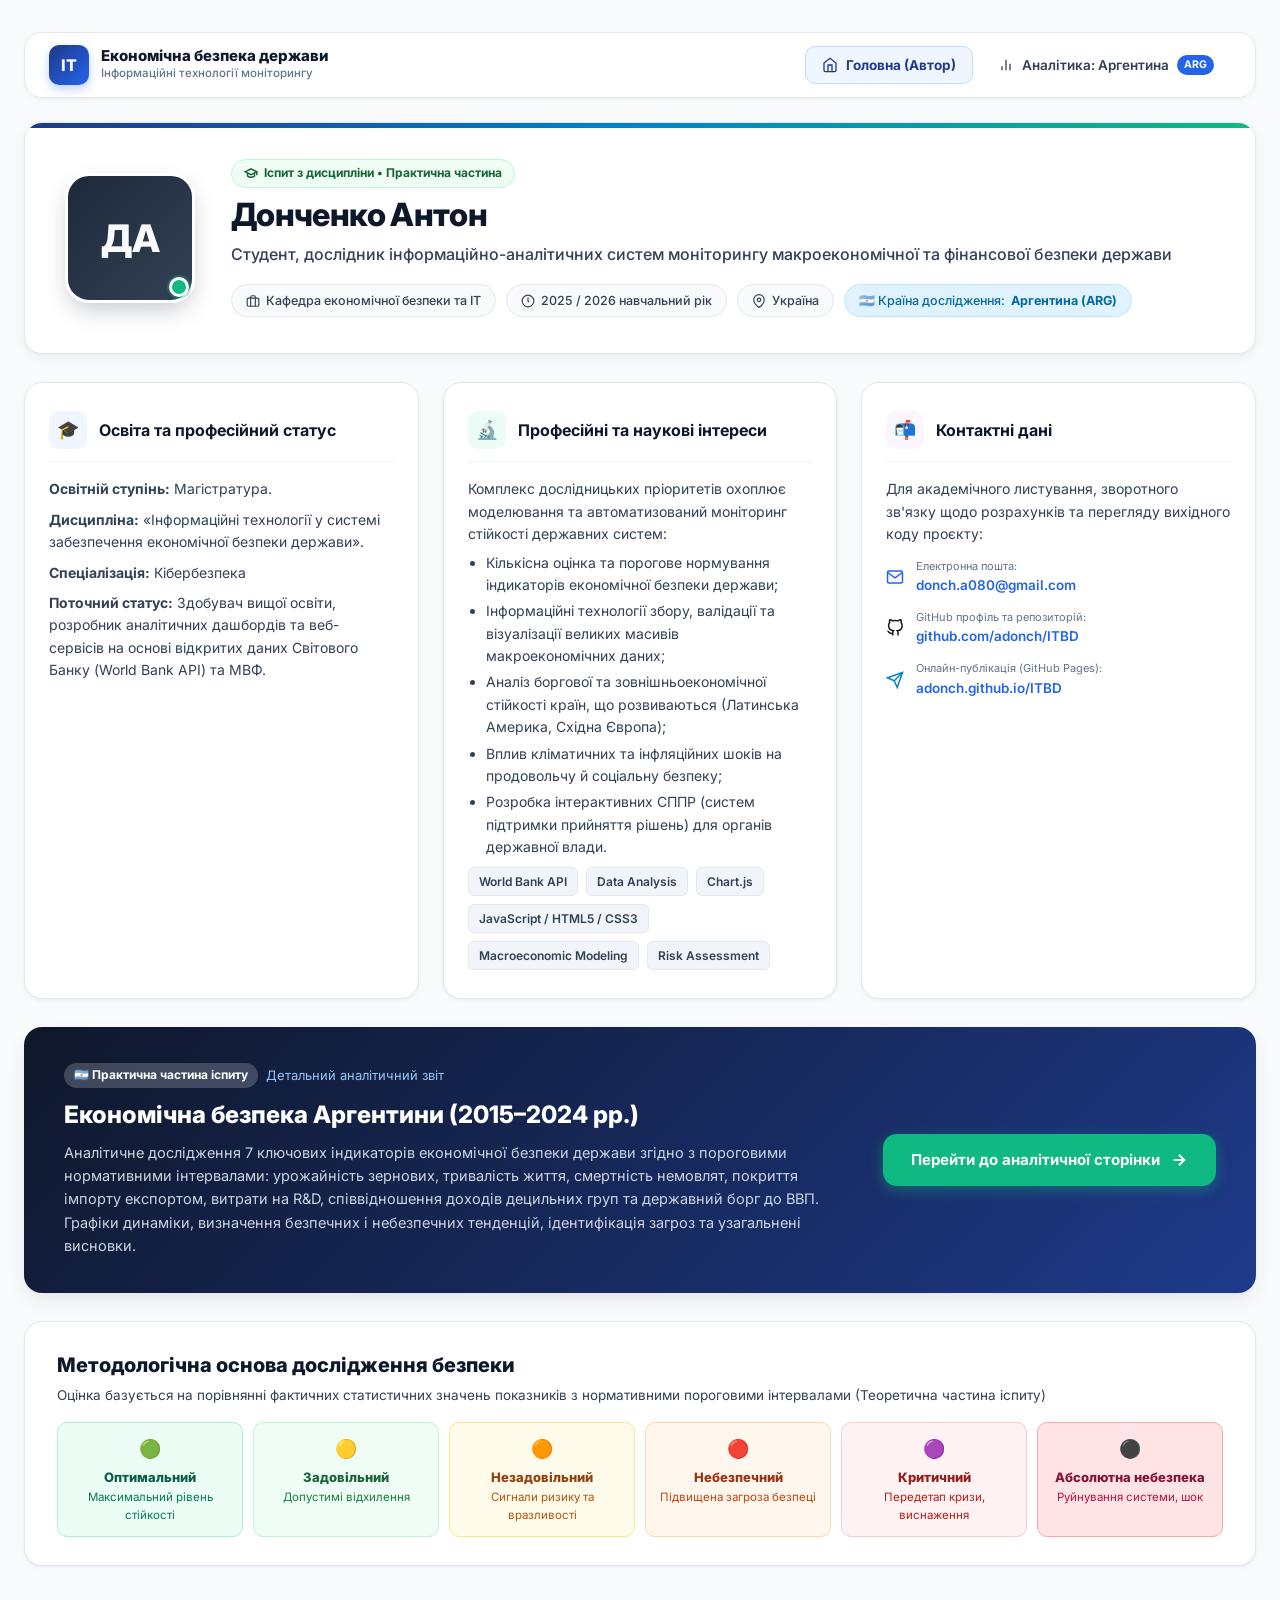
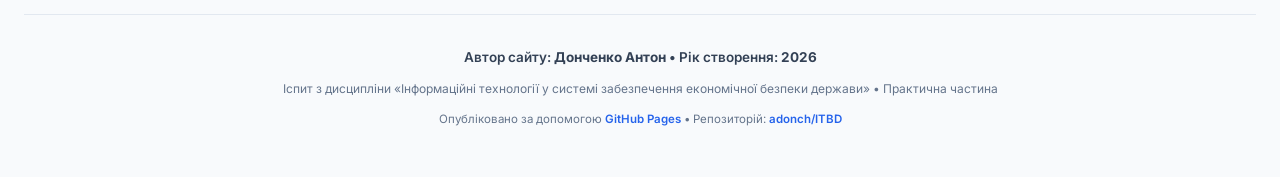
<file: index.html>
<!DOCTYPE html>
<html lang="uk">
<head>
  <meta charset="UTF-8" />
  <meta name="viewport" content="width=device-width, initial-scale=1.0" />
  <title>Головна сторінка | Донченко Антон — Економічна безпека держави</title>
  <meta name="description" content="Офіційна сторінка автора екзаменаційного проєкту з дисципліни 'Інформаційні технології у системі забезпечення економічної безпеки держави'. Дослідження економічної безпеки Аргентини." />
  
  <!-- Google Fonts: Inter -->
  <link rel="preconnect" href="https://fonts.googleapis.com">
  <link rel="preconnect" href="https://fonts.gstatic.com" crossorigin>
  <link href="https://fonts.googleapis.com/css2?family=Inter:wght@400;500;600;700;800;900&display=swap" rel="stylesheet">
  
  <!-- Основний файл стилів -->
  <link rel="stylesheet" href="style.css" />
</head>
<body>

<div class="container">

  <!-- ========================================================================
       1. ГОЛОВНЕ НАВІГАЦІЙНЕ МЕНЮ (MULTI-PAGE NAVIGATION)
       ======================================================================== -->
  <nav class="site-nav" aria-label="Головна навігація">
    <a href="index.html" class="site-nav-brand">
      <div class="site-nav-logo">IT</div>
      <div class="site-nav-titles">
        <span class="site-nav-title">Економічна безпека держави</span>
        <span class="site-nav-subtitle">Інформаційні технології моніторингу</span>
      </div>
    </a>

    <ul class="site-nav-links">
      <li>
        <a href="index.html" class="site-nav-link active">
          <svg width="16" height="16" viewBox="0 0 24 24" fill="none" stroke="currentColor" stroke-width="2"><path d="M3 9l9-7 9 7v11a2 2 0 0 1-2 2H5a2 2 0 0 1-2-2z"></path><polyline points="9 22 9 12 15 12 15 22"></polyline></svg>
          Головна (Автор)
        </a>
      </li>
      <li>
        <a href="analysis.html" class="site-nav-link">
          <svg width="16" height="16" viewBox="0 0 24 24" fill="none" stroke="currentColor" stroke-width="2"><path d="M18 20V10M12 20V4M6 20v-6"/></svg>
          Аналітика: Аргентина
          <span class="site-nav-badge">ARG</span>
        </a>
      </li>
    </ul>
  </nav>

  <!-- ========================================================================
       2. ПРЕЗЕНТАЦІЙНИЙ БЛОК АВТОРА (HERO SECTION)
       ======================================================================== -->
  <section class="author-hero-card">
    <div class="author-profile-grid">
      <div class="author-avatar-wrapper">
        <div class="author-avatar-img" title="Донченко Антон">
          ДА
        </div>
        <div class="author-status-dot" title="Доступний онлайн / Студент"></div>
      </div>

      <div class="author-meta-block">
        <div class="author-exam-tag">
          <svg width="14" height="14" viewBox="0 0 24 24" fill="none" stroke="currentColor" stroke-width="2.5"><path d="M22 10v6M2 10l10-5 10 5-10 5z"></path><path d="M6 12v5c3 3 9 3 12 0v-5"></path></svg>
          Іспит з дисципліни &bull; Практична частина
        </div>
        <h1 class="author-name">Донченко Антон</h1>
        <p class="author-title">
          Студент, дослідник інформаційно-аналітичних систем моніторингу макроекономічної та фінансової безпеки держави
        </p>
        
        <div class="author-quick-pills">
          <span class="quick-pill">
            <svg width="14" height="14" viewBox="0 0 24 24" fill="none" stroke="currentColor" stroke-width="2"><rect x="2" y="7" width="20" height="14" rx="2" ry="2"></rect><path d="M16 21V5a2 2 0 0 0-2-2h-4a2 2 0 0 0-2 2v16"></path></svg>
            Кафедра економічної безпеки та ІТ
          </span>
          <span class="quick-pill">
            <svg width="14" height="14" viewBox="0 0 24 24" fill="none" stroke="currentColor" stroke-width="2"><circle cx="12" cy="12" r="10"></circle><polyline points="12 6 12 12 14 14"></polyline></svg>
            2025 / 2026 навчальний рік
          </span>
          <span class="quick-pill">
            <svg width="14" height="14" viewBox="0 0 24 24" fill="none" stroke="currentColor" stroke-width="2"><path d="M21 10c0 7-9 13-9 13s-9-6-9-13a9 9 0 0 1 18 0z"></path><circle cx="12" cy="10" r="3"></circle></svg>
            Україна
          </span>
          <span class="quick-pill" style="background: #e0f2fe; color: #0369a1; border-color: #bae6fd;">
            🇦🇷 Країна дослідження: <strong>Аргентина (ARG)</strong>
          </span>
        </div>
      </div>
    </div>
  </section>

  <!-- ========================================================================
       3. СТРУКТУРНІ КАРТКИ ІНФОРМАЦІЇ ПРО АВТОРА
       ======================================================================== -->
  <section class="author-details-grid">

    <!-- Освіта та статус -->
    <div class="info-card">
      <div class="info-card-header">
        <div class="info-icon-badge icon-blue">
          🎓
        </div>
        <h2 class="info-card-title">Освіта та професійний статус</h2>
      </div>
      <div class="info-card-content">
        <p><strong>Освітній ступінь:</strong> Магістратура.</p>
        <p style="margin-top: 8px;"><strong>Дисципліна:</strong> «Інформаційні технології у системі забезпечення економічної безпеки держави».</p>
        <p style="margin-top: 8px;"><strong>Спеціалізація:</strong> Кібербезпека</p>
        <p style="margin-top: 8px;"><strong>Поточний статус:</strong> Здобувач вищої освіти, розробник аналітичних дашбордів та веб-сервісів на основі відкритих даних Світового Банку (World Bank API) та МВФ.</p>
      </div>
    </div>

    <!-- Професійні та наукові інтереси -->
    <div class="info-card">
      <div class="info-card-header">
        <div class="info-icon-badge icon-green">
          🔬
        </div>
        <h2 class="info-card-title">Професійні та наукові інтереси</h2>
      </div>
      <div class="info-card-content">
        <p>Комплекс дослідницьких пріоритетів охоплює моделювання та автоматизований моніторинг стійкості державних систем:</p>
        <ul style="padding-left: 18px; margin-top: 6px; display: flex; flex-direction: column; gap: 4px;">
          <li>Кількісна оцінка та порогове нормування індикаторів економічної безпеки держави;</li>
          <li>Інформаційні технології збору, валідації та візуалізації великих масивів макроекономічних даних;</li>
          <li>Аналіз боргової та зовнішньоекономічної стійкості країн, що розвиваються (Латинська Америка, Східна Європа);</li>
          <li>Вплив кліматичних та інфляційних шоків на продовольчу й соціальну безпеку;</li>
          <li>Розробка інтерактивних СППР (систем підтримки прийняття рішень) для органів державної влади.</li>
        </ul>
        <div class="skill-tags">
          <span class="skill-tag">World Bank API</span>
          <span class="skill-tag">Data Analysis</span>
          <span class="skill-tag">Chart.js</span>
          <span class="skill-tag">JavaScript / HTML5 / CSS3</span>
          <span class="skill-tag">Macroeconomic Modeling</span>
          <span class="skill-tag">Risk Assessment</span>
        </div>
      </div>
    </div>

    <!-- Контактні дані -->
    <div class="info-card">
      <div class="info-card-header">
        <div class="info-icon-badge icon-purple">
          📬
        </div>
        <h2 class="info-card-title">Контактні дані</h2>
      </div>
      <div class="info-card-content">
        <p>Для академічного листування, зворотного зв'язку щодо розрахунків та перегляду вихідного коду проєкту:</p>
        
        <div class="contact-list" style="margin-top: 12px;">
          <div class="contact-item">
            <svg width="18" height="18" viewBox="0 0 24 24" fill="none" stroke="#2563eb" stroke-width="2"><path d="M4 4h16c1.1 0 2 .9 2 2v12c0 1.1-.9 2-2 2H4c-1.1 0-2-.9-2-2V6c0-1.1.9-2 2-2z"></path><polyline points="22,6 12,13 2,6"></polyline></svg>
            <div>
              <span style="color: var(--color-text-muted); font-size: 11px; display: block;">Електронна пошта:</span>
              <a href="mailto:donch.a080@gmail.com">donch.a080@gmail.com</a>
            </div>
          </div>

          <div class="contact-item">
            <svg width="18" height="18" viewBox="0 0 24 24" fill="none" stroke="#0f172a" stroke-width="2"><path d="M9 19c-5 1.5-5-2.5-7-3m14 6v-3.87a3.37 3.37 0 0 0-.94-2.61c3.14-.35 6.44-1.54 6.44-7A5.44 5.44 0 0 0 20 4.77 5.07 5.07 0 0 0 19.91 1S18.73.65 16 2.48a13.38 13.38 0 0 0-7 0C6.27.65 5.09 1 5.09 1A5.07 5.07 0 0 0 5 4.77a5.44 5.44 0 0 0-1.5 3.78c0 5.42 3.3 6.61 6.44 7A3.37 3.37 0 0 0 9 18.13V22"></path></svg>
            <div>
              <span style="color: var(--color-text-muted); font-size: 11px; display: block;">GitHub профіль та репозиторій:</span>
              <a href="https://github.com/adonch/ITBD" target="_blank" rel="noopener noreferrer">github.com/adonch/ITBD</a>
            </div>
          </div>

          <div class="contact-item">
            <svg width="18" height="18" viewBox="0 0 24 24" fill="none" stroke="#0284c7" stroke-width="2"><path d="M22 2L11 13"></path><path d="M22 2l-7 20-4-9-9-4 20-7z"></path></svg>
            <div>
              <span style="color: var(--color-text-muted); font-size: 11px; display: block;">Онлайн-публікація (GitHub Pages):</span>
              <a href="https://adonch.github.io/ITBD/" target="_blank" rel="noopener noreferrer">adonch.github.io/ITBD</a>
            </div>
          </div>
        </div>
      </div>
    </div>

  </section>

  <!-- ========================================================================
       4. ПРЕЗЕНТАЦІЯ ПРАКТИЧНОЇ ЕКЗАМЕНАЦІЙНОЇ РОБОТИ (CTA BANNER)
       ======================================================================== -->
  <section class="project-cta-banner">
    <div class="project-cta-text">
      <div style="display: flex; align-items: center; gap: 8px; margin-bottom: 8px;">
        <span style="background: rgba(255,255,255,0.2); padding: 3px 10px; border-radius: 99px; font-size: 12px; font-weight: 700;">
          🇦🇷 Практична частина іспиту
        </span>
        <span style="color: #93c5fd; font-size: 13px;">Детальний аналітичний звіт</span>
      </div>
      <h3>Економічна безпека Аргентини (2015–2024 рр.)</h3>
      <p>
        Аналітичне дослідження 7 ключових індикаторів економічної безпеки держави згідно з пороговими нормативними інтервалами: урожайність зернових, тривалість життя, смертність немовлят, покриття імпорту експортом, витрати на R&D, співвідношення доходів децильних груп та державний борг до ВВП. Графіки динаміки, визначення безпечних і небезпечних тенденцій, ідентифікація загроз та узагальнені висновки.
      </p>
    </div>

    <div>
      <a href="analysis.html" class="btn-cta">
        <span>Перейти до аналітичної сторінки</span>
        <svg width="18" height="18" viewBox="0 0 24 24" fill="none" stroke="currentColor" stroke-width="2.5"><line x1="5" y1="12" x2="19" y2="12"></line><polyline points="12 5 19 12 12 19"></polyline></svg>
      </a>
    </div>
  </section>

  <!-- ========================================================================
       5. КОРОТКИЙ ОГЛЯД МЕТОДОЛОГІЇ ТА ШКАЛИ ОЦІНКИ
       ======================================================================== -->
  <section class="card" style="padding: 28px 32px; margin-bottom: 32px;">
    <div class="card-header" style="margin-bottom: 16px;">
      <div>
        <h2 style="font-size: 20px; font-weight: 800; color: var(--color-primary);">Методологічна основа дослідження безпеки</h2>
        <p style="font-size: 13.5px; color: var(--color-text-secondary); margin-top: 4px;">
          Оцінка базується на порівнянні фактичних статистичних значень показників з нормативними пороговими інтервалами (Теоретична частина іспиту)
        </p>
      </div>
    </div>

    <div style="display: grid; grid-template-columns: repeat(auto-fit, minmax(170px, 1fr)); gap: 10px; margin-top: 14px;">
      <div style="background: #ecfdf5; border: 1px solid #a7f3d0; border-radius: var(--radius-md); padding: 12px; text-align: center;">
        <div style="font-size: 18px; margin-bottom: 4px;">🟢</div>
        <div style="font-weight: 800; color: #065f46; font-size: 13px;">Оптимальний</div>
        <div style="font-size: 11.5px; color: #047857; margin-top: 2px;">Максимальний рівень стійкості</div>
      </div>

      <div style="background: #f0fdf4; border: 1px solid #bbf7d0; border-radius: var(--radius-md); padding: 12px; text-align: center;">
        <div style="font-size: 18px; margin-bottom: 4px;">🟡</div>
        <div style="font-weight: 800; color: #166534; font-size: 13px;">Задовільний</div>
        <div style="font-size: 11.5px; color: #15803d; margin-top: 2px;">Допустимі відхилення</div>
      </div>

      <div style="background: #fffbeb; border: 1px solid #fde68a; border-radius: var(--radius-md); padding: 12px; text-align: center;">
        <div style="font-size: 18px; margin-bottom: 4px;">🟠</div>
        <div style="font-weight: 800; color: #92400e; font-size: 13px;">Незадовільний</div>
        <div style="font-size: 11.5px; color: #b45309; margin-top: 2px;">Сигнали ризику та вразливості</div>
      </div>

      <div style="background: #fff7ed; border: 1px solid #fed7aa; border-radius: var(--radius-md); padding: 12px; text-align: center;">
        <div style="font-size: 18px; margin-bottom: 4px;">🔴</div>
        <div style="font-weight: 800; color: #9a3412; font-size: 13px;">Небезпечний</div>
        <div style="font-size: 11.5px; color: #c2410c; margin-top: 2px;">Підвищена загроза безпеці</div>
      </div>

      <div style="background: #fef2f2; border: 1px solid #fecaca; border-radius: var(--radius-md); padding: 12px; text-align: center;">
        <div style="font-size: 18px; margin-bottom: 4px;">🟣</div>
        <div style="font-weight: 800; color: #991b1b; font-size: 13px;">Критичний</div>
        <div style="font-size: 11.5px; color: #b91c1c; margin-top: 2px;">Передетап кризи, виснаження</div>
      </div>

      <div style="background: #ffe4e6; border: 1px solid #fda4af; border-radius: var(--radius-md); padding: 12px; text-align: center;">
        <div style="font-size: 18px; margin-bottom: 4px;">⚫</div>
        <div style="font-weight: 800; color: #881337; font-size: 13px;">Абсолютна небезпека</div>
        <div style="font-size: 11.5px; color: #be123c; margin-top: 2px;">Руйнування системи, шок</div>
      </div>
    </div>
  </section>

  <!-- ========================================================================
       6. ПІДВАЛ СТОРІНКИ (FOOTER)
       ======================================================================== -->
  <footer class="site-footer">
    <div class="footer-copy">
      Автор сайту: <strong>Донченко Антон</strong> &bull; Рік створення: <strong>2026</strong>
    </div>
    <div class="footer-meta">
      Іспит з дисципліни «Інформаційні технології у системі забезпечення економічної безпеки держави» &bull; Практична частина
    </div>
    <div style="font-size: 11.5px; color: var(--color-text-muted);">
      Опубліковано за допомогою <a href="https://pages.github.com/" target="_blank" rel="noopener noreferrer">GitHub Pages</a> &bull; Репозиторій: <a href="https://github.com/adonch/ITBD" target="_blank" rel="noopener noreferrer">adonch/ITBD</a>
    </div>
  </footer>

</div>

</body>
</html>
</file>
<file: style.css>
/**
 * Моніторинг Економічної Безпеки Держави
 * Головний файл стилів (UI/UX Pro Max Design System)
 */

/* ==========================================================================
   1. ДИЗАЙН-ТОКЕНИ ТА ЗМІННІ СИСТЕМИ (CSS VARIABLES)
   ========================================================================== */
:root {
  /* Палітра бренду */
  --color-primary: #0f172a;          /* Slate 900 - головний текст та акценти */
  --color-primary-brand: #1e3a8a;    /* Blue 900 - глибина та авторитет */
  --color-primary-light: #2563eb;    /* Blue 600 - інтерактивні елементи */
  --color-primary-hover: #1d4ed8;    /* Blue 700 - стан наведення */
  --color-accent: #0284c7;           /* Sky 600 - вторинний акцент */
  --color-accent-subtle: #e0f2fe;    /* Sky 100 - фон бейджів */

  /* Фонова палітра та поверхні */
  --color-bg: #f8fafc;               /* Slate 50 - загальний фон сторінки */
  --color-card-bg: #ffffff;          /* Pure white - картки */
  --color-card-subtle: #fbfcfe;      /* Ледь помітний відтінок для другорядних зон */
  --color-text: #0f172a;             /* Основний текст */
  --color-text-secondary: #334155;   /* Slate 700 - вторинний текст */
  --color-text-muted: #64748b;       /* Slate 500 - підписи, метадані */
  --color-text-disabled: #94a3b8;    /* Slate 400 */

  /* Межі та роздільники */
  --color-border: #e2e8f0;           /* Slate 200 - стандартні межі */
  --color-border-hover: #cbd5e1;     /* Slate 300 - наведення */
  --color-border-light: #f1f5f9;     /* Slate 100 - внутрішні роздільники */

  /* Порогові рівні економічної безпеки (Нормативна шкала) */
  --lvl-optimal-bg: #ecfdf5;
  --lvl-optimal-border: #a7f3d0;
  --lvl-optimal-txt: #065f46;
  --lvl-optimal-dot: #10b981;

  --lvl-satisfactory-bg: #f0fdf4;
  --lvl-satisfactory-border: #bbf7d0;
  --lvl-satisfactory-txt: #166534;
  --lvl-satisfactory-dot: #22c55e;

  --lvl-unsatisfactory-bg: #fffbeb;
  --lvl-unsatisfactory-border: #fde68a;
  --lvl-unsatisfactory-txt: #92400e;
  --lvl-unsatisfactory-dot: #f59e0b;

  --lvl-danger-bg: #fff7ed;
  --lvl-danger-border: #fed7aa;
  --lvl-danger-txt: #9a3412;
  --lvl-danger-dot: #f97316;

  --lvl-critical-bg: #fef2f2;
  --lvl-critical-border: #fecaca;
  --lvl-critical-txt: #991b1b;
  --lvl-critical-dot: #ef4444;

  --lvl-absolute-bg: #ffe4e6;
  --lvl-absolute-border: #fda4af;
  --lvl-absolute-txt: #881337;
  --lvl-absolute-dot: #e11d48;

  --lvl-comp-bg: #f1f5f9;
  --lvl-comp-border: #cbd5e1;
  --lvl-comp-txt: #334155;
  --lvl-comp-dot: #64748b;

  /* Радіуси скруглення */
  --radius-sm: 6px;
  --radius-md: 10px;
  --radius-lg: 14px;
  --radius-xl: 18px;
  --radius-full: 9999px;

  /* Тіні */
  --shadow-xs: 0 1px 2px rgba(15, 23, 42, 0.04);
  --shadow-sm: 0 2px 4px rgba(15, 23, 42, 0.04), 0 1px 2px rgba(15, 23, 42, 0.02);
  --shadow-md: 0 4px 12px rgba(15, 23, 42, 0.05), 0 1px 3px rgba(15, 23, 42, 0.02);
  --shadow-lg: 0 10px 24px -3px rgba(15, 23, 42, 0.07), 0 4px 8px -2px rgba(15, 23, 42, 0.03);
  --shadow-hover: 0 12px 28px -4px rgba(15, 23, 42, 0.1), 0 6px 12px -2px rgba(15, 23, 42, 0.04);

  /* Типографіка */
  --font-sans: 'Inter', -apple-system, BlinkMacSystemFont, "Segoe UI", Roboto, "Helvetica Neue", Arial, sans-serif;
  --font-mono: ui-monospace, SFMono-Regular, Menlo, Monaco, Consolas, "Liberation Mono", "Courier New", monospace;

  /* Плавність анімацій */
  --transition-fast: 150ms cubic-bezier(0.4, 0, 0.2, 1);
  --transition-normal: 200ms cubic-bezier(0.4, 0, 0.2, 1);
  --transition-smooth: 300ms cubic-bezier(0.16, 1, 0.3, 1);
}

/* ==========================================================================
   2. БАЗОВІ СТИЛІ ТА СКИДАННЯ
   ========================================================================== */
*, *::before, *::after {
  box-sizing: border-box;
  margin: 0;
  padding: 0;
}

html {
  font-size: 16px;
  -webkit-font-smoothing: antialiased;
  -moz-osx-font-smoothing: grayscale;
  scroll-behavior: smooth;
}

body {
  background-color: var(--color-bg);
  color: var(--color-text);
  font-family: var(--font-sans);
  line-height: 1.55;
  padding: 32px 24px;
  min-height: 100vh;
}

/* Контейнер додатку з широкою сіткою для аналітики */
.container {
  max-width: 1560px;
  margin: 0 auto;
}

/* Посилання */
a {
  color: var(--color-primary-light);
  text-decoration: none;
  transition: color var(--transition-fast);
}

a:hover {
  color: var(--color-primary-hover);
  text-decoration: underline;
}

/* ==========================================================================
   3. ШАПКА ТА ПАНЕЛЬ ПАРАМЕТРІВ (HEADER & CONTROLS)
   ========================================================================== */
header {
  background: var(--color-card-bg);
  border-radius: var(--radius-xl);
  padding: 28px 32px;
  border: 1px solid var(--color-border);
  margin-bottom: 24px;
  box-shadow: var(--shadow-sm);
  position: relative;
  overflow: visible;
}

/* Тонка кольорова декоративна смуга зверху */
header::before {
  content: "";
  position: absolute;
  top: 0;
  left: 0;
  right: 0;
  height: 4px;
  background: linear-gradient(90deg, #1e3a8a 0%, #2563eb 50%, #0ea5e9 100%);
  border-radius: var(--radius-xl) var(--radius-xl) 0 0;
}

.header-top {
  display: flex;
  justify-content: space-between;
  align-items: flex-start;
  flex-wrap: wrap;
  gap: 20px;
  margin-bottom: 24px;
}

.header-meta {
  display: flex;
  align-items: center;
  flex-wrap: wrap;
  gap: 12px;
  margin-bottom: 10px;
}

.badge-portal {
  display: inline-flex;
  align-items: center;
  gap: 7px;
  background: #eff6ff;
  color: var(--color-primary-brand);
  padding: 5px 12px;
  border-radius: var(--radius-full);
  font-size: 12px;
  font-weight: 700;
  letter-spacing: 0.02em;
  border: 1px solid #bfdbfe;
}

.badge-portal::before {
  content: "";
  width: 7px;
  height: 7px;
  border-radius: 50%;
  background: #2563eb;
  display: inline-block;
  box-shadow: 0 0 0 2px rgba(37, 99, 235, 0.25);
}



.header-titles h1 {
  font-size: 26px;
  font-weight: 800;
  color: var(--color-primary);
  letter-spacing: -0.025em;
  line-height: 1.25;
  margin-bottom: 8px;
}

.header-titles p {
  color: var(--color-text-secondary);
  font-size: 14.5px;
  max-width: 860px;
  line-height: 1.6;
}

/* Панель вибору та фільтрації: преміальний адаптивний Grid */
.controls {
  display: grid;
  grid-template-columns: minmax(220px, 1.15fr) minmax(260px, 1.45fr) minmax(220px, 1.15fr) auto;
  gap: 16px;
  padding-top: 22px;
  border-top: 1px solid var(--color-border-light);
  align-items: flex-end;
}

.controls .country-control-group,
.controls .domain-control-group,
.controls .period-control-group {
  width: 100%;
  min-width: 0;
}

.controls .form-group-action {
  display: flex;
  align-items: flex-end;
}

.controls button.btn-primary {
  height: 44px;
  width: auto;
  min-width: 175px;
  white-space: nowrap;
}

@media (max-width: 1149px) {
  .controls {
    grid-template-columns: 1fr 1fr;
    gap: 16px;
  }
}

.form-group {
  display: flex;
  flex-direction: column;
  gap: 7px;
}

.form-group-action {
  justify-content: flex-end;
}

label {
  font-size: 13px;
  font-weight: 600;
  color: var(--color-text);
  letter-spacing: -0.01em;
}

/* Селектори */
select {
  width: 100%;
  height: 44px;
  padding: 0 36px 0 14px;
  border-radius: var(--radius-md);
  border: 1px solid var(--color-border);
  background-color: #ffffff;
  background-image: url("data:image/svg+xml,%3Csvg xmlns='http://www.w3.org/2000/svg' fill='none' viewBox='0 0 24 24' stroke='%23475569'%3E%3Cpath stroke-linecap='round' stroke-linejoin='round' stroke-width='2' d='M19 9l-7 7-7-7'%3E%3C/path%3E%3C/svg%3E");
  background-repeat: no-repeat;
  background-position: right 12px center;
  background-size: 16px;
  font-size: 14px;
  font-weight: 500;
  color: var(--color-text);
  outline: none;
  cursor: pointer;
  appearance: none;
  -webkit-appearance: none;
  transition: all var(--transition-fast);
}

select:hover {
  border-color: var(--color-border-hover);
  box-shadow: 0 1px 3px rgba(15, 23, 42, 0.05);
}

select:focus {
  border-color: var(--color-primary-light);
  box-shadow: 0 0 0 3px rgba(37, 99, 235, 0.18);
}

/* ==========================================================================
   ПОШУКОВИЙ / ВИПАДНИЙ ВИБІР ЧАСОВОГО ПРОМІЖКУ (PERIOD PICKER POPOVER)
   ========================================================================== */
.period-control-group {
  position: relative;
}

.period-select-trigger .trigger-content {
  display: flex;
  align-items: center;
  gap: 8px;
  flex: 1;
  min-width: 0;
}

.period-select-trigger .period-trigger-icon {
  display: inline-flex;
  align-items: center;
  justify-content: center;
  color: var(--color-primary-light);
  flex-shrink: 0;
  width: 22px;
  height: 22px;
  background: #eff6ff;
  border-radius: 5px;
  border: 1px solid #bfdbfe;
  transition: all var(--transition-fast);
}

.period-select-trigger:hover .period-trigger-icon,
.period-select-trigger.active .period-trigger-icon {
  background: #dbeafe;
  color: var(--color-primary-brand);
}

.period-select-trigger .period-label-text {
  font-size: 14px;
  font-weight: 700;
  color: var(--color-text);
  white-space: nowrap;
}

.country-title-highlight {
  color: var(--color-primary-brand);
  font-weight: 700;
}

.period-select-trigger .period-pill-badge {
  font-size: 11px;
  font-weight: 600;
  padding: 1.5px 7px;
  background: #f1f5f9;
  color: var(--color-text-secondary);
  border-radius: var(--radius-full);
  margin-left: auto;
  white-space: nowrap;
  border: 1px solid var(--color-border);
  transition: all var(--transition-fast);
}

.period-select-trigger:hover .period-pill-badge,
.period-select-trigger.active .period-pill-badge {
  background: #eff6ff;
  color: var(--color-primary);
  border-color: #bfdbfe;
}

/* Попап панель налаштування періоду */
.period-dropdown {
  position: absolute;
  top: calc(100% + 6px);
  right: 0;
  left: auto;
  width: 395px;
  max-width: min(395px, 92vw);
  background: #ffffff;
  border: 1px solid var(--color-border);
  border-radius: var(--radius-lg);
  box-shadow: 0 16px 36px -6px rgba(15, 23, 42, 0.18), 0 6px 14px -3px rgba(15, 23, 42, 0.08);
  z-index: 1000;
  display: none;
  flex-direction: column;
  padding: 16px;
  gap: 13px;
  animation: dropdownFade 160ms cubic-bezier(0.16, 1, 0.3, 1);
}

.period-dropdown.open {
  display: flex;
}

.period-dropdown-header {
  display: flex;
  align-items: center;
  justify-content: space-between;
  padding-bottom: 10px;
  border-bottom: 1px solid var(--color-border-light);
}

.period-dropdown-title {
  display: flex;
  align-items: center;
  gap: 7px;
  font-size: 13.5px;
  font-weight: 700;
  color: var(--color-primary);
}

.period-dropdown-title svg {
  color: var(--color-primary-light);
}

.period-dropdown-rule {
  font-size: 11px;
  font-weight: 600;
  background: #eff6ff;
  color: var(--color-primary-brand);
  border: 1px solid #bfdbfe;
  padding: 2px 7px;
  border-radius: var(--radius-full);
}

.period-section {
  display: flex;
  flex-direction: column;
  gap: 7px;
}

.period-section-label {
  font-size: 11px;
  font-weight: 700;
  color: var(--color-text-muted);
  text-transform: uppercase;
  letter-spacing: 0.04em;
}

.period-preset-grid {
  display: grid;
  grid-template-columns: repeat(5, 1fr);
  gap: 6px;
}

.preset-card {
  background: #f8fafc;
  border: 1px solid #e2e8f0;
  border-radius: var(--radius-md);
  padding: 7px 4px;
  display: flex;
  flex-direction: column;
  align-items: center;
  justify-content: center;
  gap: 2px;
  cursor: pointer;
  transition: all var(--transition-fast);
  text-align: center;
}

.preset-card:hover {
  background: #eff6ff;
  border-color: #93c5fd;
  transform: translateY(-1px);
}

.preset-card.active {
  background: var(--color-primary-light);
  border-color: var(--color-primary-light);
  box-shadow: 0 2px 6px rgba(37, 99, 235, 0.3);
}

.preset-name {
  font-size: 12px;
  font-weight: 700;
  color: var(--color-text);
  line-height: 1.15;
}

.preset-span {
  font-size: 9.5px;
  font-weight: 500;
  color: var(--color-text-muted);
  white-space: nowrap;
}

.preset-card.active .preset-name {
  color: #ffffff;
}

.preset-card.active .preset-span {
  color: rgba(255, 255, 255, 0.85);
}

.period-custom-row {
  display: flex;
  align-items: center;
  gap: 8px;
  background: #f8fafc;
  border: 1px solid var(--color-border);
  border-radius: var(--radius-md);
  padding: 8px 10px;
}

.period-input-box {
  flex: 1;
  display: flex;
  flex-direction: column;
  gap: 3px;
}

.period-input-label {
  font-size: 10.5px;
  font-weight: 700;
  color: var(--color-text-muted);
  text-transform: uppercase;
  letter-spacing: 0.03em;
}

.period-custom-select {
  width: 100%;
  height: 34px;
  border: 1px solid var(--color-border);
  border-radius: var(--radius-sm);
  background-color: #ffffff;
  padding: 0 22px 0 8px;
  font-size: 13.5px;
  font-weight: 700;
  color: var(--color-text);
  cursor: pointer;
  outline: none;
  background-image: url("data:image/svg+xml,%3Csvg xmlns='http://www.w3.org/2000/svg' fill='none' viewBox='0 0 24 24' stroke='%23475569'%3E%3Cpath stroke-linecap='round' stroke-linejoin='round' stroke-width='2' d='M19 9l-7 7-7-7'%3E%3C/path%3E%3C/svg%3E");
  background-repeat: no-repeat;
  background-position: right 6px center;
  background-size: 13px;
  transition: all var(--transition-fast);
}

.period-custom-select:hover {
  border-color: var(--color-border-hover);
}

.period-custom-select:focus {
  border-color: var(--color-primary-light);
  box-shadow: 0 0 0 2px rgba(37, 99, 235, 0.15);
}

.period-arrow-divider {
  display: flex;
  align-items: center;
  justify-content: center;
  color: var(--color-text-muted);
  flex-shrink: 0;
  margin-top: 14px;
}

.period-meter-box {
  background: #ffffff;
  border: 1px solid var(--color-border-light);
  border-radius: var(--radius-md);
  padding: 8px 10px;
  display: flex;
  flex-direction: column;
  gap: 6px;
}

.period-meter-header {
  display: flex;
  align-items: center;
  justify-content: space-between;
  font-size: 12px;
}

.meter-label {
  color: var(--color-text-secondary);
  font-weight: 500;
}

.meter-value {
  font-weight: 700;
  color: var(--color-primary);
}

.meter-track {
  width: 100%;
  height: 6px;
  background: #e2e8f0;
  border-radius: 3px;
  overflow: hidden;
}

.meter-fill {
  height: 100%;
  background: linear-gradient(90deg, #2563eb 0%, #3b82f6 100%);
  border-radius: 3px;
  transition: width 0.25s ease, background 0.25s ease;
}

.meter-fill.limit {
  background: linear-gradient(90deg, #d97706 0%, #f59e0b 100%);
}

.period-dropdown-footer {
  display: flex;
  gap: 8px;
  padding-top: 2px;
}

.period-btn-apply {
  width: 100%;
  height: 38px;
  background: linear-gradient(135deg, var(--color-primary-brand) 0%, var(--color-primary-light) 100%);
  color: #ffffff;
  font-size: 13px;
  font-weight: 600;
  border: none;
  border-radius: var(--radius-md);
  cursor: pointer;
  display: flex;
  align-items: center;
  justify-content: center;
  gap: 6px;
  box-shadow: 0 2px 6px rgba(37, 99, 235, 0.25);
  transition: all var(--transition-fast);
}

.period-btn-apply:hover {
  opacity: 0.95;
  box-shadow: 0 4px 10px rgba(37, 99, 235, 0.35);
  transform: translateY(-1px);
}

/* ==========================================================================
   ПОШУКОВИЙ ДРОПДАУН КРАЇН (SEARCHABLE COUNTRY COMBOBOX)
   ========================================================================== */
.custom-select-group {
  position: relative;
}

.searchable-select {
  position: relative;
  width: 100%;
}

.select-trigger {
  width: 100%;
  height: 44px;
  padding: 0 14px;
  border-radius: var(--radius-md);
  border: 1px solid var(--color-border);
  background-color: #ffffff;
  display: flex;
  align-items: center;
  justify-content: space-between;
  gap: 10px;
  cursor: pointer;
  text-align: left;
  transition: all var(--transition-fast);
}

.select-trigger:hover {
  border-color: var(--color-border-hover);
  box-shadow: 0 1px 3px rgba(15, 23, 42, 0.05);
}

.select-trigger:focus-visible,
.select-trigger.active {
  border-color: var(--color-primary-light);
  box-shadow: 0 0 0 3px rgba(37, 99, 235, 0.18);
  outline: none;
}

.trigger-content {
  display: flex;
  align-items: center;
  gap: 8px;
  flex: 1;
  min-width: 0;
}

.trigger-code {
  background: #eff6ff;
  color: var(--color-primary-brand);
  font-weight: 700;
  font-size: 11.5px;
  padding: 2px 7px;
  border-radius: 4px;
  border: 1px solid #bfdbfe;
  font-family: var(--font-mono);
  flex-shrink: 0;
}

.trigger-label {
  font-size: 14px;
  font-weight: 600;
  color: var(--color-text);
  white-space: nowrap;
  overflow: hidden;
  text-overflow: ellipsis;
}

.trigger-arrow {
  flex-shrink: 0;
  color: #64748b;
  transition: transform var(--transition-fast);
}

.select-trigger.active .trigger-arrow {
  transform: rotate(180deg);
  color: var(--color-primary-light);
}

/* Випадаюча панель зі списком */
.select-dropdown {
  position: absolute;
  top: calc(100% + 6px);
  left: 0;
  width: 440px;
  max-width: min(440px, 92vw);
  background: #ffffff;
  border: 1px solid var(--color-border);
  border-radius: var(--radius-lg);
  box-shadow: 0 14px 34px -4px rgba(15, 23, 42, 0.16), 0 4px 12px -2px rgba(15, 23, 42, 0.08);
  z-index: 1000;
  display: none;
  flex-direction: column;
  overflow: hidden;
  animation: dropdownFade 160ms cubic-bezier(0.16, 1, 0.3, 1);
}

.select-dropdown.open {
  display: flex;
}

@keyframes dropdownFade {
  from {
    opacity: 0;
    transform: translateY(-6px);
  }
  to {
    opacity: 1;
    transform: translateY(0);
  }
}

.dropdown-search-box {
  position: relative;
  padding: 10px 12px;
  border-bottom: 1px solid var(--color-border-light);
  background: #fbfcfe;
  display: flex;
  align-items: center;
  gap: 8px;
}

.dropdown-search-box .search-icon {
  position: absolute;
  left: 22px;
  top: 50%;
  transform: translateY(-50%);
  color: #94a3b8;
  pointer-events: none;
}

.dropdown-search-input {
  width: 100%;
  height: 38px;
  border: 1px solid var(--color-border);
  border-radius: var(--radius-sm);
  padding: 0 32px 0 34px;
  font-size: 13.5px;
  font-family: inherit;
  outline: none;
  background: #ffffff;
  color: var(--color-text);
  transition: all var(--transition-fast);
}

.dropdown-search-input:focus {
  border-color: var(--color-primary-light);
  box-shadow: 0 0 0 3px rgba(37, 99, 235, 0.14);
}

.search-clear-btn {
  position: absolute;
  right: 20px;
  top: 50%;
  transform: translateY(-50%);
  background: #f1f5f9;
  border: none;
  border-radius: 50%;
  width: 20px;
  height: 20px;
  display: flex;
  align-items: center;
  justify-content: center;
  font-size: 14px;
  line-height: 1;
  color: #64748b;
  cursor: pointer;
  padding: 0;
  transition: all var(--transition-fast);
}

.search-clear-btn:hover {
  background: #e2e8f0;
  color: var(--color-primary);
}

.dropdown-filter-tabs {
  display: flex;
  gap: 6px;
  padding: 8px 12px;
  background: #ffffff;
  border-bottom: 1px solid var(--color-border-light);
  overflow-x: auto;
}

.filter-tab {
  background: #f1f5f9;
  border: 1px solid transparent;
  border-radius: var(--radius-full);
  padding: 4px 10px;
  font-size: 11.5px;
  font-weight: 600;
  color: var(--color-text-secondary);
  cursor: pointer;
  white-space: nowrap;
  transition: all var(--transition-fast);
}

.filter-tab:hover {
  background: #e2e8f0;
  color: var(--color-primary);
}

.filter-tab.active {
  background: #eff6ff;
  color: var(--color-primary-brand);
  border-color: #bfdbfe;
}

.dropdown-options-list {
  max-height: 290px;
  overflow-y: auto;
  padding: 6px 0;
  overscroll-behavior: contain;
}

.dropdown-options-list::-webkit-scrollbar {
  width: 6px;
}
.dropdown-options-list::-webkit-scrollbar-track {
  background: #f8fafc;
}
.dropdown-options-list::-webkit-scrollbar-thumb {
  background: #cbd5e1;
  border-radius: 3px;
}
.dropdown-options-list::-webkit-scrollbar-thumb:hover {
  background: #94a3b8;
}

.country-option {
  padding: 9px 14px;
  display: flex;
  align-items: center;
  justify-content: space-between;
  gap: 10px;
  cursor: pointer;
  transition: background-color var(--transition-fast);
  user-select: none;
}

.country-option:hover,
.country-option.focused {
  background-color: #f1f5f9;
}

.country-option.selected {
  background-color: #eff6ff;
}

.country-option-main {
  display: flex;
  align-items: center;
  gap: 10px;
  min-width: 0;
  flex: 1;
}

.country-code-pill {
  font-family: var(--font-mono);
  font-size: 11px;
  font-weight: 700;
  background: #f1f5f9;
  color: #334155;
  padding: 2px 6px;
  border-radius: 4px;
  border: 1px solid #e2e8f0;
  flex-shrink: 0;
}

.country-option.selected .country-code-pill {
  background: #dbeafe;
  color: #1e40af;
  border-color: #bfdbfe;
}

.country-text-group {
  display: flex;
  flex-direction: column;
  gap: 2px;
  min-width: 0;
}

.country-name-ua {
  font-size: 13.5px;
  font-weight: 600;
  color: var(--color-primary);
  white-space: nowrap;
  overflow: hidden;
  text-overflow: ellipsis;
}

.country-name-en {
  font-size: 11px;
  color: var(--color-text-muted);
  white-space: nowrap;
  overflow: hidden;
  text-overflow: ellipsis;
}

.country-meta-group {
  display: flex;
  align-items: center;
  gap: 8px;
  flex-shrink: 0;
}

.country-region-badge {
  font-size: 10.5px;
  color: #64748b;
  background: #f8fafc;
  border: 1px solid #e2e8f0;
  padding: 2px 6px;
  border-radius: 4px;
  white-space: nowrap;
}

.country-check-icon {
  color: #2563eb;
  flex-shrink: 0;
  display: none;
}

.country-option.selected .country-check-icon {
  display: inline-block;
}

.dropdown-empty-state {
  padding: 28px 16px;
  text-align: center;
  color: var(--color-text-muted);
}

/* Кнопки */
button {
  font-family: inherit;
  transition: all var(--transition-normal);
}

button.btn-primary {
  height: 44px;
  background: linear-gradient(135deg, var(--color-primary-brand) 0%, var(--color-primary-light) 100%);
  color: #ffffff;
  font-size: 14px;
  font-weight: 600;
  letter-spacing: -0.01em;
  cursor: pointer;
  border: none;
  border-radius: var(--radius-md);
  box-shadow: 0 2px 6px rgba(37, 99, 235, 0.28);
  display: inline-flex;
  align-items: center;
  justify-content: center;
  gap: 8px;
  padding: 0 20px;
}

button.btn-primary:hover:not(:disabled) {
  opacity: 0.96;
  box-shadow: 0 4px 14px rgba(37, 99, 235, 0.38);
  transform: translateY(-1px);
}

button.btn-primary:active:not(:disabled) {
  transform: translateY(0);
  box-shadow: 0 2px 4px rgba(37, 99, 235, 0.25);
}

button:disabled {
  opacity: 0.65;
  cursor: not-allowed;
  transform: none !important;
  box-shadow: none !important;
}

.btn-secondary {
  height: 38px;
  background: #ffffff;
  border: 1px solid var(--color-border);
  color: var(--color-text-secondary);
  font-size: 13px;
  font-weight: 600;
  padding: 0 14px;
  border-radius: var(--radius-sm);
  cursor: pointer;
  display: inline-flex;
  align-items: center;
  gap: 7px;
  box-shadow: var(--shadow-xs);
  transition: all var(--transition-fast);
  white-space: nowrap;
}

.btn-secondary:hover {
  background: #f8fafc;
  color: var(--color-primary);
  border-color: var(--color-border-hover);
  box-shadow: var(--shadow-sm);
}

.btn-secondary:active {
  background: #f1f5f9;
}

/* ==========================================================================
   4. СТАН ЗАВАНТАЖЕННЯ (LOADER)
   ========================================================================== */
.loader {
  display: none;
  text-align: center;
  padding: 48px 24px;
  font-weight: 600;
  color: var(--color-primary-brand);
  background: var(--color-card-bg);
  border-radius: var(--radius-lg);
  margin-bottom: 24px;
  border: 1px solid var(--color-border);
  box-shadow: var(--shadow-sm);
}

.loader.active {
  display: block;
}

.spinner {
  display: inline-block;
  width: 36px;
  height: 36px;
  border: 3.5px solid #e2e8f0;
  border-top-color: var(--color-primary-light);
  border-radius: 50%;
  animation: spin 0.75s linear infinite;
  margin-bottom: 14px;
}

.loader-text {
  font-size: 14px;
  color: var(--color-text-secondary);
}

@keyframes spin {
  to { transform: rotate(360deg); }
}

/* ==========================================================================
   5. BENTO СІТКА KPI КАРТОК (KEY METRICS)
   ========================================================================== */
.kpi-grid {
  display: grid;
  grid-template-columns: repeat(auto-fit, minmax(280px, 1fr));
  gap: 20px;
  margin-bottom: 24px;
}

.kpi-card {
  background: var(--color-card-bg);
  border-radius: var(--radius-lg);
  padding: 22px;
  border: 1px solid var(--color-border);
  box-shadow: var(--shadow-sm);
  display: flex;
  flex-direction: column;
  justify-content: space-between;
  transition: transform var(--transition-smooth), box-shadow var(--transition-smooth), border-color var(--transition-smooth);
  position: relative;
  overflow: hidden;
}

.kpi-card:hover {
  box-shadow: var(--shadow-md);
  transform: translateY(-2px);
  border-color: var(--color-border-hover);
}

.kpi-card-header {
  display: flex;
  justify-content: space-between;
  align-items: flex-start;
  margin-bottom: 14px;
  gap: 12px;
}

.kpi-title-block {
  display: flex;
  flex-direction: column;
  gap: 4px;
  flex: 1 1 auto;
  min-width: 0;
}

.kpi-title {
  font-size: 11px;
  font-weight: 700;
  color: var(--color-text-muted);
  text-transform: uppercase;
  letter-spacing: 0.05em;
}

.kpi-subtitle {
  font-size: 13px;
  font-weight: 700;
  color: var(--color-primary);
  line-height: 1.35;
  white-space: normal;
  display: -webkit-box;
  -webkit-line-clamp: 3;
  -webkit-box-orient: vertical;
  overflow: hidden;
  min-height: 38px;
}

.kpi-value-row {
  display: flex;
  align-items: baseline;
  gap: 8px;
  margin-bottom: 14px;
  margin-top: 4px;
}

.kpi-value {
  font-size: 34px;
  font-weight: 800;
  color: var(--color-primary);
  letter-spacing: -0.035em;
  line-height: 1;
  font-variant-numeric: tabular-nums;
}

.kpi-value-negative {
  color: #b91c1c;
}

.kpi-value-positive {
  color: #065f46;
}

.kpi-unit {
  font-size: 14px;
  font-weight: 600;
  color: var(--color-text-muted);
}

.kpi-footer {
  display: flex;
  align-items: center;
  justify-content: space-between;
  font-size: 12px;
  color: var(--color-text-muted);
  border-top: 1px solid var(--color-border-light);
  padding-top: 12px;
  margin-top: 4px;
  gap: 8px;
}

.kpi-footer span:last-child {
  text-align: right;
}

/* ==========================================================================
   6. КАРТКИ, ТАБЛИЦІ ТА СТИЛІЗАЦІЯ ДАНИХ (CARDS & TABLES)
   ========================================================================== */
.card {
  background: var(--color-card-bg);
  border-radius: var(--radius-xl);
  padding: 26px 28px;
  border: 1px solid var(--color-border);
  margin-bottom: 24px;
  box-shadow: var(--shadow-sm);
}

.card-header {
  display: flex;
  justify-content: space-between;
  align-items: flex-start;
  margin-bottom: 20px;
  gap: 16px;
}

.card-title-group {
  flex: 1 1 auto;
  min-width: 0;
}

.card-title-group h2 {
  font-size: 19px;
  font-weight: 700;
  color: var(--color-primary);
  letter-spacing: -0.02em;
  margin-bottom: 4px;
}

.card-title-with-badge {
  display: flex;
  align-items: center;
  gap: 10px;
  flex-wrap: wrap;
  margin-bottom: 4px;
}

.card-title-with-badge h2 {
  margin-bottom: 0;
}

.badge-period-tag {
  display: inline-flex;
  align-items: center;
  gap: 5px;
  padding: 2.5px 9px;
  background: var(--color-bg);
  border: 1px solid var(--color-border);
  border-radius: var(--radius-full);
  font-size: 11.5px;
  font-weight: 600;
  color: var(--color-text-secondary);
}

.card-title-group p {
  font-size: 13.5px;
  color: var(--color-text-muted);
  line-height: 1.5;
}

.card-header-actions {
  flex: 0 0 auto;
}

/* Адаптивна обгортка таблиці зі скролом */
.table-responsive {
  overflow-x: auto;
  border-radius: var(--radius-md);
  border: 1px solid var(--color-border);
  background: #ffffff;
  position: relative;
  box-shadow: var(--shadow-xs);
}

/* Кастомний тонкий та елегантний скролбар */
.table-responsive::-webkit-scrollbar {
  height: 8px;
}
.table-responsive::-webkit-scrollbar-track {
  background: #f8fafc;
  border-radius: 4px;
}
.table-responsive::-webkit-scrollbar-thumb {
  background: #cbd5e1;
  border-radius: 4px;
}
.table-responsive::-webkit-scrollbar-thumb:hover {
  background: #94a3b8;
}

table {
  width: 100%;
  border-collapse: separate;
  border-spacing: 0;
  font-size: 13px;
  text-align: left;
}

/* Заголовки стовпців */
th {
  background: #f8fafc;
  color: var(--color-text-secondary);
  padding: 13px 14px;
  font-weight: 700;
  font-size: 12px;
  letter-spacing: 0.02em;
  text-transform: uppercase;
  border-bottom: 2px solid var(--color-border);
  white-space: nowrap;
  user-select: none;
}

/* Клітинки рядків */
td {
  padding: 13px 14px;
  border-bottom: 1px solid var(--color-border-light);
  vertical-align: middle;
  background-color: #ffffff;
  transition: background-color var(--transition-fast);
}

tr:last-child td {
  border-bottom: none;
}

tr:hover td {
  background-color: #f8fafc;
}

/* Закріплені стовпці (Sticky columns) при горизонтальному скролі */
.col-sticky-num {
  position: sticky;
  left: 0;
  z-index: 2;
  width: 44px;
  min-width: 44px;
  max-width: 44px;
  text-align: center;
  background-color: #ffffff;
}

.col-sticky-name {
  position: sticky;
  left: 44px;
  z-index: 2;
  min-width: 250px;
  max-width: 320px;
  background-color: #ffffff;
  box-shadow: 4px 0 8px -3px rgba(15, 23, 42, 0.06);
}

th.col-sticky-num {
  background-color: #f8fafc;
  z-index: 4;
}

th.col-sticky-name {
  background-color: #f8fafc;
  z-index: 4;
  box-shadow: 4px 0 8px -3px rgba(15, 23, 42, 0.06);
}

tr:hover td.col-sticky-num,
tr:hover td.col-sticky-name {
  background-color: #f8fafc;
}

/* Індикатори в таблиці */
.table-indicator-name {
  font-weight: 600;
  color: var(--color-primary);
  font-size: 13.5px;
  line-height: 1.35;
}

.table-indicator-sub {
  font-size: 11.5px;
  color: var(--color-text-muted);
  display: block;
  margin-top: 3px;
  font-family: var(--font-mono);
}

.table-num-cell {
  text-align: right;
  font-variant-numeric: tabular-nums;
  font-weight: 600;
  color: var(--color-text);
}

.table-avg-cell {
  text-align: right;
  font-variant-numeric: tabular-nums;
  font-weight: 700;
  color: var(--color-primary-brand);
  background-color: #fbfcfe;
}

/* ==========================================================================
   7. СИСТЕМА БЕЙДЖІВ ТА СТАТУСІВ (STATUS BADGES)
   ========================================================================== */
.badge {
  display: inline-flex;
  align-items: center;
  justify-content: center;
  gap: 5px;
  padding: 4px 10px;
  border-radius: var(--radius-full);
  font-size: 11.5px;
  font-weight: 700;
  text-align: center;
  white-space: nowrap;
  border: 1px solid transparent;
  line-height: 1.25;
  letter-spacing: -0.01em;
}

.badge::before {
  content: "";
  display: inline-block;
  width: 6px;
  height: 6px;
  border-radius: 50%;
  flex-shrink: 0;
}

.badge-optimal {
  background: var(--lvl-optimal-bg);
  border-color: var(--lvl-optimal-border);
  color: var(--lvl-optimal-txt);
}
.badge-optimal::before { background: var(--lvl-optimal-dot); }

.badge-satisfactory {
  background: var(--lvl-satisfactory-bg);
  border-color: var(--lvl-satisfactory-border);
  color: var(--lvl-satisfactory-txt);
}
.badge-satisfactory::before { background: var(--lvl-satisfactory-dot); }

.badge-unsatisfactory {
  background: var(--lvl-unsatisfactory-bg);
  border-color: var(--lvl-unsatisfactory-border);
  color: var(--lvl-unsatisfactory-txt);
}
.badge-unsatisfactory::before { background: var(--lvl-unsatisfactory-dot); }

.badge-danger {
  background: var(--lvl-danger-bg);
  border-color: var(--lvl-danger-border);
  color: var(--lvl-danger-txt);
}
.badge-danger::before { background: var(--lvl-danger-dot); }

.badge-critical {
  background: var(--lvl-critical-bg);
  border-color: var(--lvl-critical-border);
  color: var(--lvl-critical-txt);
}
.badge-critical::before { background: var(--lvl-critical-dot); }

.badge-absolute {
  background: var(--lvl-absolute-bg);
  border-color: var(--lvl-absolute-border);
  color: var(--lvl-absolute-txt);
}
.badge-absolute::before { background: var(--lvl-absolute-dot); }

.badge-component {
  background: var(--lvl-comp-bg);
  border-color: var(--lvl-comp-border);
  color: var(--lvl-comp-txt);
}
.badge-component::before { background: var(--lvl-comp-dot); }

/* ==========================================================================
   8. ГРАФІК ТА ВІЗУАЛІЗАЦІЯ (CHART CONTAINER)
   ========================================================================== */
.chart-container {
  position: relative;
  height: 400px;
  width: 100%;
  margin-top: 12px;
}

/* ==========================================================================
   9. МЕТОДОЛОГІЧНИЙ БЛОК ТА ПОРІГОВІ ІНТЕРВАЛИ
   ========================================================================== */
.methodology-grid {
  display: grid;
  grid-template-columns: repeat(2, minmax(0, 1fr));
  gap: 22px;
  margin-top: 18px;
}

.methodology-card {
  border: 1px solid var(--color-border);
  border-radius: var(--radius-lg);
  padding: 24px;
  background: #ffffff;
  display: flex;
  flex-direction: column;
  transition: all var(--transition-fast);
  box-shadow: var(--shadow-sm);
  position: relative;
  overflow: hidden;
}

.methodology-card:hover {
  border-color: var(--color-border-hover);
  box-shadow: var(--shadow-md);
}

.methodology-card-header {
  margin-bottom: 14px;
}

.methodology-badge-group {
  display: flex;
  align-items: center;
  gap: 8px;
  margin-bottom: 8px;
  flex-wrap: wrap;
}

.methodology-pill {
  display: inline-flex;
  align-items: center;
  font-size: 11px;
  font-weight: 600;
  padding: 3px 9px;
  border-radius: 9999px;
  letter-spacing: 0.02em;
}

.methodology-pill.pill-component {
  background: #f1f5f9;
  color: #475569;
  border: 1px solid #cbd5e1;
}

.methodology-pill.pill-indicator {
  background: #eff6ff;
  color: #1d4ed8;
  border: 1px solid #bfdbfe;
}

.methodology-code-pill {
  display: inline-flex;
  align-items: center;
  font-family: var(--font-mono);
  font-size: 11px;
  font-weight: 700;
  padding: 2px 7px;
  border-radius: 6px;
  background: #f8fafc;
  color: var(--color-primary);
  border: 1px solid var(--color-border);
}

.methodology-title {
  font-size: 16.5px;
  font-weight: 700;
  color: var(--color-primary);
  margin: 0;
  line-height: 1.35;
}

.methodology-card-body {
  display: flex;
  flex-direction: column;
  flex: 1 1 auto;
}

.methodology-formula {
  background: #f8fafc;
  padding: 10px 14px;
  border-radius: var(--radius-sm);
  border: 1px solid var(--color-border);
  font-family: var(--font-mono);
  font-size: 12.5px;
  font-weight: 600;
  color: var(--color-primary-brand);
  margin: 10px 0;
  display: block;
  word-break: break-word;
  line-height: 1.45;
}

.methodology-desc {
  font-size: 13px;
  color: var(--color-text-secondary);
  line-height: 1.55;
  margin-bottom: 12px;
}

.methodology-highlight {
  background: #eff6ff;
  border-left: 3px solid var(--color-primary-light);
  padding: 10px 14px;
  font-size: 12.5px;
  color: #1e3a8a;
  margin-bottom: 14px;
  border-radius: 0 var(--radius-sm) var(--radius-sm) 0;
  line-height: 1.45;
}

.methodology-slogan {
  display: inline-flex;
  align-items: center;
  gap: 6px;
  margin-top: 10px;
  padding: 8px 12px;
  background: var(--lvl-optimal-bg);
  border: 1px solid var(--lvl-optimal-border);
  border-radius: var(--radius-sm);
  color: var(--lvl-optimal-txt);
  font-size: 12.5px;
  font-weight: 600;
  line-height: 1.4;
}

.thresholds-table-wrapper {
  width: 100%;
  margin-top: 14px;
  border: 1px solid var(--color-border);
  border-radius: var(--radius-sm);
  background: #ffffff;
  overflow-x: auto;
  -webkit-overflow-scrolling: touch;
}

.thresholds-table {
  width: 100%;
  border-collapse: collapse;
  font-size: 12px;
  min-width: 380px;
}

.thresholds-table th,
.thresholds-table td {
  padding: 8px 12px;
  border-bottom: 1px solid var(--color-border-light);
  text-align: left;
  vertical-align: middle;
}

.thresholds-table th {
  background: #f8fafc;
  font-weight: 700;
  font-size: 11px;
  color: var(--color-text-secondary);
  text-transform: uppercase;
  letter-spacing: 0.025em;
  border-bottom: 1px solid var(--color-border);
}

.thresholds-table tr:last-child td {
  border-bottom: none;
}

.thresholds-table tr:hover td {
  background: #fbfcfe;
}

.thresholds-table td strong {
  font-family: var(--font-mono);
  font-size: 11.5px;
  color: var(--color-primary);
}

.threshold-note {
  color: var(--color-text-secondary);
  font-size: 11.5px;
  line-height: 1.4;
}

.methodology-card-footer {
  margin-top: auto;
  padding-top: 14px;
  border-top: 1px dashed var(--color-border-light);
  display: flex;
  align-items: center;
  gap: 6px;
  font-size: 12px;
  color: var(--color-text-muted);
}

.footer-label {
  color: var(--color-text-muted);
}

.source-link {
  color: var(--color-primary-light);
  text-decoration: none;
  font-weight: 600;
  display: inline-flex;
  align-items: center;
  gap: 4px;
  transition: all var(--transition-fast);
}

.source-link:hover {
  color: var(--color-primary-hover);
  text-decoration: underline;
}

/* ==========================================================================
   10. АДАПТИВНИЙ ДИЗАЙН (RESPONSIVE BREAKPOINTS)
   ========================================================================== */
@media (max-width: 1024px) {
  body {
    padding: 24px 16px;
  }

  header {
    padding: 22px 20px;
  }

  .controls {
    gap: 14px;
  }

  .chart-container {
    height: 360px;
  }

  .methodology-grid {
    grid-template-columns: 1fr;
  }
}

@media (max-width: 768px) {
  body {
    padding: 16px 12px;
  }

  header {
    padding: 18px 16px;
    border-radius: var(--radius-lg);
  }

  .header-titles h1 {
    font-size: 21px;
  }

  .controls {
    grid-template-columns: 1fr;
    gap: 14px;
  }

  .controls button.btn-primary {
    width: 100%;
  }

  .period-dropdown {
    width: 100% !important;
    left: 0 !important;
    right: 0 !important;
  }

  .card {
    padding: 18px 16px;
    border-radius: var(--radius-lg);
  }

  .card-header {
    flex-direction: column;
    align-items: stretch;
    gap: 12px;
  }

  .btn-secondary {
    width: 100%;
    justify-content: center;
  }

  .kpi-grid {
    grid-template-columns: 1fr;
    gap: 14px;
  }

  .kpi-value {
    font-size: 28px;
  }
}

/* ==========================================================================
   11. ДРУК (PRINT STYLES)
   ========================================================================== */
@media print {
  body {
    background: #ffffff;
    padding: 0;
    color: #000000;
  }

  .controls,
  .btn-secondary,
  .badge-portal {
    display: none !important;
  }

  header,
  .card,
  .kpi-card {
    border: 1px solid #cccccc;
    box-shadow: none !important;
    page-break-inside: avoid;
  }

  .table-responsive {
    overflow: visible;
  }
}

/* ==========================================================================
   12. БАГАТОСТОРІНКОВА НАВІГАЦІЯ ТА ПРОФІЛЬ АВТОРА / АНАЛІТИКА
   ========================================================================== */

/* Фіксоване / плаваюче верхнє навігаційне меню */
.site-nav {
  background: rgba(255, 255, 255, 0.95);
  backdrop-filter: blur(10px);
  border: 1px solid var(--color-border);
  border-radius: var(--radius-xl);
  padding: 12px 24px;
  margin-bottom: 24px;
  box-shadow: var(--shadow-sm);
  display: flex;
  align-items: center;
  justify-content: space-between;
  gap: 16px;
  flex-wrap: wrap;
  position: sticky;
  top: 12px;
  z-index: 1000;
  transition: all var(--transition-normal);
}

.site-nav-brand {
  display: flex;
  align-items: center;
  gap: 12px;
  text-decoration: none;
  color: var(--color-primary);
}

.site-nav-brand:hover {
  text-decoration: none;
}

.site-nav-logo {
  width: 40px;
  height: 40px;
  border-radius: 10px;
  background: linear-gradient(135deg, #1e3a8a 0%, #2563eb 100%);
  display: flex;
  align-items: center;
  justify-content: center;
  color: #ffffff;
  font-weight: 800;
  font-size: 16px;
  box-shadow: 0 4px 10px rgba(37, 99, 235, 0.3);
}

.site-nav-titles {
  display: flex;
  flex-direction: column;
}

.site-nav-title {
  font-size: 15px;
  font-weight: 800;
  color: var(--color-primary);
  line-height: 1.2;
}

.site-nav-subtitle {
  font-size: 11.5px;
  color: var(--color-text-muted);
  font-weight: 500;
}

.site-nav-links {
  display: flex;
  align-items: center;
  gap: 8px;
  list-style: none;
}

.site-nav-link {
  display: inline-flex;
  align-items: center;
  gap: 8px;
  padding: 8px 16px;
  border-radius: var(--radius-md);
  font-size: 13.5px;
  font-weight: 600;
  color: var(--color-text-secondary);
  text-decoration: none;
  transition: all var(--transition-fast);
  border: 1px solid transparent;
}

.site-nav-link:hover {
  color: var(--color-primary-light);
  background: var(--color-bg);
  text-decoration: none;
}

.site-nav-link.active {
  background: #eff6ff;
  color: #1e3a8a;
  border-color: #bfdbfe;
  font-weight: 700;
}

.site-nav-badge {
  font-size: 10.5px;
  padding: 2px 7px;
  border-radius: var(--radius-full);
  background: #2563eb;
  color: #ffffff;
  font-weight: 700;
}

/* Секція Профілю Автора (Головна сторінка) */
.author-hero-card {
  background: var(--color-card-bg);
  border-radius: var(--radius-xl);
  border: 1px solid var(--color-border);
  box-shadow: var(--shadow-md);
  padding: 36px 40px;
  margin-bottom: 28px;
  position: relative;
  overflow: hidden;
}

.author-hero-card::before {
  content: "";
  position: absolute;
  top: 0;
  left: 0;
  right: 0;
  height: 5px;
  background: linear-gradient(90deg, #1e3a8a 0%, #0284c7 50%, #10b981 100%);
}

.author-profile-grid {
  display: grid;
  grid-template-columns: auto 1fr;
  gap: 36px;
  align-items: center;
}

.author-avatar-wrapper {
  position: relative;
}

.author-avatar-img {
  width: 130px;
  height: 130px;
  border-radius: 24px;
  background: linear-gradient(135deg, #1e293b 0%, #334155 100%);
  display: flex;
  align-items: center;
  justify-content: center;
  color: #f8fafc;
  font-size: 38px;
  font-weight: 800;
  box-shadow: 0 10px 25px -5px rgba(15, 23, 42, 0.25);
  border: 3px solid #ffffff;
}

.author-status-dot {
  position: absolute;
  bottom: 6px;
  right: 6px;
  width: 20px;
  height: 20px;
  background: #10b981;
  border-radius: 50%;
  border: 3px solid #ffffff;
  box-shadow: 0 0 0 2px rgba(16, 185, 129, 0.3);
}

.author-meta-block {
  display: flex;
  flex-direction: column;
  gap: 8px;
}

.author-exam-tag {
  display: inline-flex;
  align-items: center;
  gap: 6px;
  background: #f0fdf4;
  border: 1px solid #bbf7d0;
  color: #166534;
  padding: 4px 12px;
  border-radius: var(--radius-full);
  font-size: 12px;
  font-weight: 700;
  width: fit-content;
}

.author-name {
  font-size: 32px;
  font-weight: 800;
  color: var(--color-primary);
  letter-spacing: -0.02em;
  line-height: 1.2;
}

.author-title {
  font-size: 16px;
  color: var(--color-text-secondary);
  font-weight: 500;
  line-height: 1.5;
}

.author-quick-pills {
  display: flex;
  flex-wrap: wrap;
  gap: 10px;
  margin-top: 10px;
}

.quick-pill {
  display: inline-flex;
  align-items: center;
  gap: 6px;
  padding: 6px 14px;
  background: var(--color-bg);
  border: 1px solid var(--color-border);
  border-radius: var(--radius-full);
  font-size: 12.5px;
  color: var(--color-text-secondary);
  font-weight: 500;
}

/* Сітка деталей автора */
.author-details-grid {
  display: grid;
  grid-template-columns: repeat(auto-fit, minmax(320px, 1fr));
  gap: 24px;
  margin-bottom: 28px;
}

.info-card {
  background: var(--color-card-bg);
  border-radius: var(--radius-xl);
  border: 1px solid var(--color-border);
  box-shadow: var(--shadow-sm);
  padding: 28px 24px;
  display: flex;
  flex-direction: column;
  gap: 16px;
  transition: transform var(--transition-normal), box-shadow var(--transition-normal);
}

.info-card:hover {
  transform: translateY(-2px);
  box-shadow: var(--shadow-md);
}

.info-card-header {
  display: flex;
  align-items: center;
  gap: 12px;
  padding-bottom: 12px;
  border-bottom: 1px solid var(--color-border-light);
}

.info-icon-badge {
  width: 38px;
  height: 38px;
  border-radius: 10px;
  display: flex;
  align-items: center;
  justify-content: center;
  font-size: 18px;
}

.icon-blue { background: #eff6ff; color: #1e3a8a; }
.icon-green { background: #ecfdf5; color: #065f46; }
.icon-purple { background: #faf5ff; color: #6b21a8; }
.icon-amber { background: #fffbeb; color: #92400e; }

.info-card-title {
  font-size: 16px;
  font-weight: 700;
  color: var(--color-primary);
}

.info-card-content {
  font-size: 14px;
  color: var(--color-text-secondary);
  line-height: 1.6;
}

.skill-tags {
  display: flex;
  flex-wrap: wrap;
  gap: 8px;
  margin-top: 8px;
}

.skill-tag {
  background: #f1f5f9;
  border: 1px solid #e2e8f0;
  color: #334155;
  padding: 4px 10px;
  border-radius: var(--radius-sm);
  font-size: 12px;
  font-weight: 600;
}

.contact-list {
  display: flex;
  flex-direction: column;
  gap: 12px;
}

.contact-item {
  display: flex;
  align-items: center;
  gap: 12px;
  font-size: 13.5px;
}

.contact-item a {
  font-weight: 600;
  color: var(--color-primary-light);
}

/* Банер проєкту Аргентини на головній сторінці */
.project-cta-banner {
  background: linear-gradient(135deg, #0f172a 0%, #1e3a8a 100%);
  color: #ffffff;
  border-radius: var(--radius-xl);
  padding: 36px 40px;
  box-shadow: var(--shadow-lg);
  display: flex;
  justify-content: space-between;
  align-items: center;
  gap: 28px;
  flex-wrap: wrap;
  margin-bottom: 28px;
}

.project-cta-text h3 {
  font-size: 24px;
  font-weight: 800;
  margin-bottom: 8px;
}

.project-cta-text p {
  font-size: 14.5px;
  color: #cbd5e1;
  max-width: 760px;
  line-height: 1.6;
}

.btn-cta {
  display: inline-flex;
  align-items: center;
  gap: 10px;
  background: #10b981;
  color: #ffffff;
  padding: 14px 28px;
  border-radius: var(--radius-lg);
  font-size: 15px;
  font-weight: 700;
  text-decoration: none;
  box-shadow: 0 4px 14px rgba(16, 185, 129, 0.4);
  transition: all var(--transition-fast);
}

.btn-cta:hover {
  background: #059669;
  color: #ffffff;
  text-decoration: none;
  transform: translateY(-2px);
  box-shadow: 0 6px 18px rgba(16, 185, 129, 0.5);
}

/* Стилі для сторінки Аналізу Аргентини */
.country-hero-card {
  background: var(--color-card-bg);
  border-radius: var(--radius-xl);
  border: 1px solid var(--color-border);
  box-shadow: var(--shadow-sm);
  padding: 32px;
  margin-bottom: 24px;
  position: relative;
}

.country-hero-card::before {
  content: "";
  position: absolute;
  top: 0;
  left: 0;
  right: 0;
  height: 4px;
  background: linear-gradient(90deg, #74acdf 0%, #ffffff 50%, #74acdf 100%);
}

.country-hero-content {
  display: flex;
  justify-content: space-between;
  align-items: flex-start;
  flex-wrap: wrap;
  gap: 20px;
}

.country-flag-title {
  display: flex;
  align-items: center;
  gap: 16px;
}

.flag-icon-large {
  font-size: 54px;
  line-height: 1;
  filter: drop-shadow(0 4px 6px rgba(0,0,0,0.1));
}

.country-title-box h1 {
  font-size: 28px;
  font-weight: 800;
  color: var(--color-primary);
  line-height: 1.2;
}

.country-title-box p {
  color: var(--color-text-secondary);
  font-size: 14px;
  margin-top: 4px;
}

.country-facts-grid {
  display: grid;
  grid-template-columns: repeat(auto-fit, minmax(140px, 1fr));
  gap: 12px;
  margin-top: 20px;
  padding-top: 20px;
  border-top: 1px solid var(--color-border-light);
}

.fact-item {
  background: var(--color-bg);
  padding: 12px 14px;
  border-radius: var(--radius-md);
  border: 1px solid var(--color-border);
}

.fact-label {
  font-size: 11px;
  color: var(--color-text-muted);
  text-transform: uppercase;
  font-weight: 700;
  letter-spacing: 0.03em;
}

.fact-val {
  font-size: 14px;
  font-weight: 700;
  color: var(--color-primary);
  margin-top: 3px;
}

/* Розподіл маркерів безпеки (Scorecard) */
.scorecard-grid {
  display: grid;
  grid-template-columns: repeat(auto-fit, minmax(180px, 1fr));
  gap: 14px;
  margin-bottom: 24px;
}

.score-box {
  background: var(--color-card-bg);
  border-radius: var(--radius-lg);
  border: 1px solid var(--color-border);
  padding: 18px 20px;
  display: flex;
  align-items: center;
  gap: 14px;
  box-shadow: var(--shadow-xs);
}

.score-badge {
  width: 44px;
  height: 44px;
  border-radius: 12px;
  display: flex;
  align-items: center;
  justify-content: center;
  font-size: 18px;
  font-weight: 800;
}

.score-info {
  display: flex;
  flex-direction: column;
}

.score-count {
  font-size: 20px;
  font-weight: 800;
  color: var(--color-primary);
  line-height: 1.1;
}

.score-name {
  font-size: 12px;
  color: var(--color-text-muted);
  font-weight: 600;
}

/* Картка індикатора економічної безпеки */
.indicator-panel {
  background: var(--color-card-bg);
  border-radius: var(--radius-xl);
  border: 1px solid var(--color-border);
  box-shadow: var(--shadow-sm);
  padding: 28px;
  margin-bottom: 28px;
  transition: box-shadow var(--transition-normal);
}

.indicator-panel:hover {
  box-shadow: var(--shadow-md);
}

.indicator-panel-header {
  display: flex;
  justify-content: space-between;
  align-items: flex-start;
  flex-wrap: wrap;
  gap: 16px;
  margin-bottom: 18px;
}

.indicator-num-badge {
  display: inline-flex;
  align-items: center;
  justify-content: center;
  width: 28px;
  height: 28px;
  border-radius: var(--radius-full);
  background: #1e3a8a;
  color: #ffffff;
  font-size: 13px;
  font-weight: 800;
}

.indicator-title-group {
  display: flex;
  align-items: center;
  gap: 12px;
}

.indicator-panel-title {
  font-size: 20px;
  font-weight: 800;
  color: var(--color-primary);
  line-height: 1.3;
}

.indicator-tags {
  display: flex;
  flex-wrap: wrap;
  gap: 8px;
  margin-top: 6px;
}

.indicator-status-badge {
  display: inline-flex;
  align-items: center;
  gap: 6px;
  padding: 6px 14px;
  border-radius: var(--radius-full);
  font-size: 13px;
  font-weight: 700;
  border: 1px solid transparent;
}

/* Нормативна порогова шкала (Meter) */
.threshold-scale-wrapper {
  background: var(--color-bg);
  border: 1px solid var(--color-border);
  border-radius: var(--radius-lg);
  padding: 16px 20px;
  margin: 18px 0;
}

.scale-header {
  display: flex;
  justify-content: space-between;
  align-items: center;
  font-size: 12px;
  font-weight: 700;
  color: var(--color-text-muted);
  margin-bottom: 10px;
  text-transform: uppercase;
  letter-spacing: 0.04em;
}

.scale-steps-bar {
  display: grid;
  grid-template-columns: repeat(auto-fit, minmax(76px, 1fr));
  gap: 5px;
  border-radius: var(--radius-md);
  margin-top: 6px;
}

.scale-step-item {
  padding: 8px 6px;
  text-align: center;
  font-size: 11px;
  font-weight: 700;
  border-radius: 6px;
  display: flex;
  flex-direction: column;
  gap: 2px;
  border: 1px solid transparent;
  transition: all var(--transition-fast);
}

.scale-step-item.current-match {
  box-shadow: 0 0 0 2.5px #0f172a, 0 6px 14px rgba(15, 23, 42, 0.2);
  position: relative;
  z-index: 2;
  transform: translateY(-2px) scale(1.03);
  border-color: #0f172a !important;
}

.scale-step-item .interval-text {
  font-size: 10px;
  font-weight: 600;
  font-family: var(--font-mono);
  opacity: 0.9;
}

/* Кольори статусів - збагачена палітра нормативної безпеки */
.status-optimal { background: #ecfdf5; color: #065f46; border-color: #a7f3d0; }
.status-satisfactory { background: #f0fdf4; color: #166534; border-color: #bbf7d0; }
.status-unsatisfactory { background: #fffbeb; color: #92400e; border-color: #fde68a; }
.status-danger { background: #fff7ed; color: #9a3412; border-color: #fed7aa; }
.status-critical { background: #fef2f2; color: #991b1b; border-color: #fecaca; }
.status-absolute { background: #ffe4e6; color: #881337; border-color: #fda4af; }

/* Покращення таблиці даних: вирівнювання моноширинних чисел */
.data-table td,
.data-table th {
  font-variant-numeric: tabular-nums;
}

.data-table tbody tr {
  transition: background-color var(--transition-fast);
}

.data-table tbody tr:hover td {
  background-color: #f8fafc;
}

/* Grid графіка і аналізу всередині індикатора */
.indicator-body-grid {
  display: grid;
  grid-template-columns: 1fr 1fr;
  gap: 24px;
  margin-top: 18px;
}

@media (max-width: 960px) {
  .indicator-body-grid {
    grid-template-columns: 1fr;
  }
}

.chart-card-box {
  background: #ffffff;
  border: 1px solid var(--color-border);
  border-radius: var(--radius-md);
  padding: 16px;
  position: relative;
  min-height: 260px;
}

.indicator-narrative {
  display: flex;
  flex-direction: column;
  gap: 12px;
  font-size: 13.5px;
  line-height: 1.6;
  color: var(--color-text-secondary);
}

.narrative-block {
  padding: 12px 14px;
  border-radius: var(--radius-md);
  border-left: 3px solid transparent;
}

.narrative-safe {
  background: #f0fdf4;
  border-left-color: #22c55e;
}

.narrative-danger {
  background: #fef2f2;
  border-left-color: #ef4444;
}

.narrative-block-title {
  font-weight: 700;
  font-size: 12.5px;
  margin-bottom: 4px;
  display: flex;
  align-items: center;
  gap: 6px;
}

.narrative-safe .narrative-block-title { color: #166534; }
.narrative-danger .narrative-block-title { color: #991b1b; }

/* Блок загроз та висновків */
.threats-section-grid {
  display: grid;
  grid-template-columns: repeat(auto-fit, minmax(320px, 1fr));
  gap: 20px;
  margin-bottom: 28px;
}

.threat-card-item {
  background: var(--color-card-bg);
  border: 1px solid var(--color-border);
  border-radius: var(--radius-xl);
  padding: 24px;
  box-shadow: var(--shadow-sm);
  display: flex;
  flex-direction: column;
  gap: 12px;
}

.threat-card-item.danger-border {
  border-left: 4px solid #ef4444;
}

.threat-header {
  display: flex;
  align-items: center;
  gap: 10px;
}

.threat-badge {
  font-size: 11px;
  font-weight: 700;
  padding: 3px 8px;
  border-radius: var(--radius-full);
  background: #fee2e2;
  color: #991b1b;
}

.threat-title {
  font-size: 16px;
  font-weight: 800;
  color: var(--color-primary);
}

.threat-desc {
  font-size: 13.5px;
  color: var(--color-text-secondary);
  line-height: 1.6;
}

/* Загальний аналітичний висновок */
.final-conclusion-card {
  background: linear-gradient(135deg, #ffffff 0%, #f8fafc 100%);
  border: 2px solid #2563eb;
  border-radius: var(--radius-xl);
  padding: 36px 40px;
  box-shadow: var(--shadow-md);
  margin-bottom: 32px;
}

.conclusion-title {
  font-size: 24px;
  font-weight: 800;
  color: #1e3a8a;
  margin-bottom: 16px;
  display: flex;
  align-items: center;
  gap: 12px;
}

.conclusion-points {
  display: flex;
  flex-direction: column;
  gap: 14px;
  font-size: 14.5px;
  line-height: 1.65;
  color: var(--color-text-secondary);
}

.conclusion-point {
  display: flex;
  align-items: flex-start;
  gap: 12px;
}

.point-num {
  width: 26px;
  height: 26px;
  border-radius: 50%;
  background: #2563eb;
  color: #ffffff;
  font-size: 12px;
  font-weight: 800;
  display: inline-flex;
  align-items: center;
  justify-content: center;
  flex-shrink: 0;
  margin-top: 2px;
}

/* Підвал сайту */
.site-footer {
  margin-top: 48px;
  padding: 32px 0 16px;
  border-top: 1px solid var(--color-border);
  display: flex;
  flex-direction: column;
  align-items: center;
  gap: 12px;
  text-align: center;
  color: var(--color-text-muted);
  font-size: 13.5px;
}

.site-footer a {
  color: var(--color-primary-light);
  font-weight: 600;
}

.footer-copy {
  font-weight: 600;
  color: var(--color-text-secondary);
}

.footer-meta {
  font-size: 12px;
}
</file>
